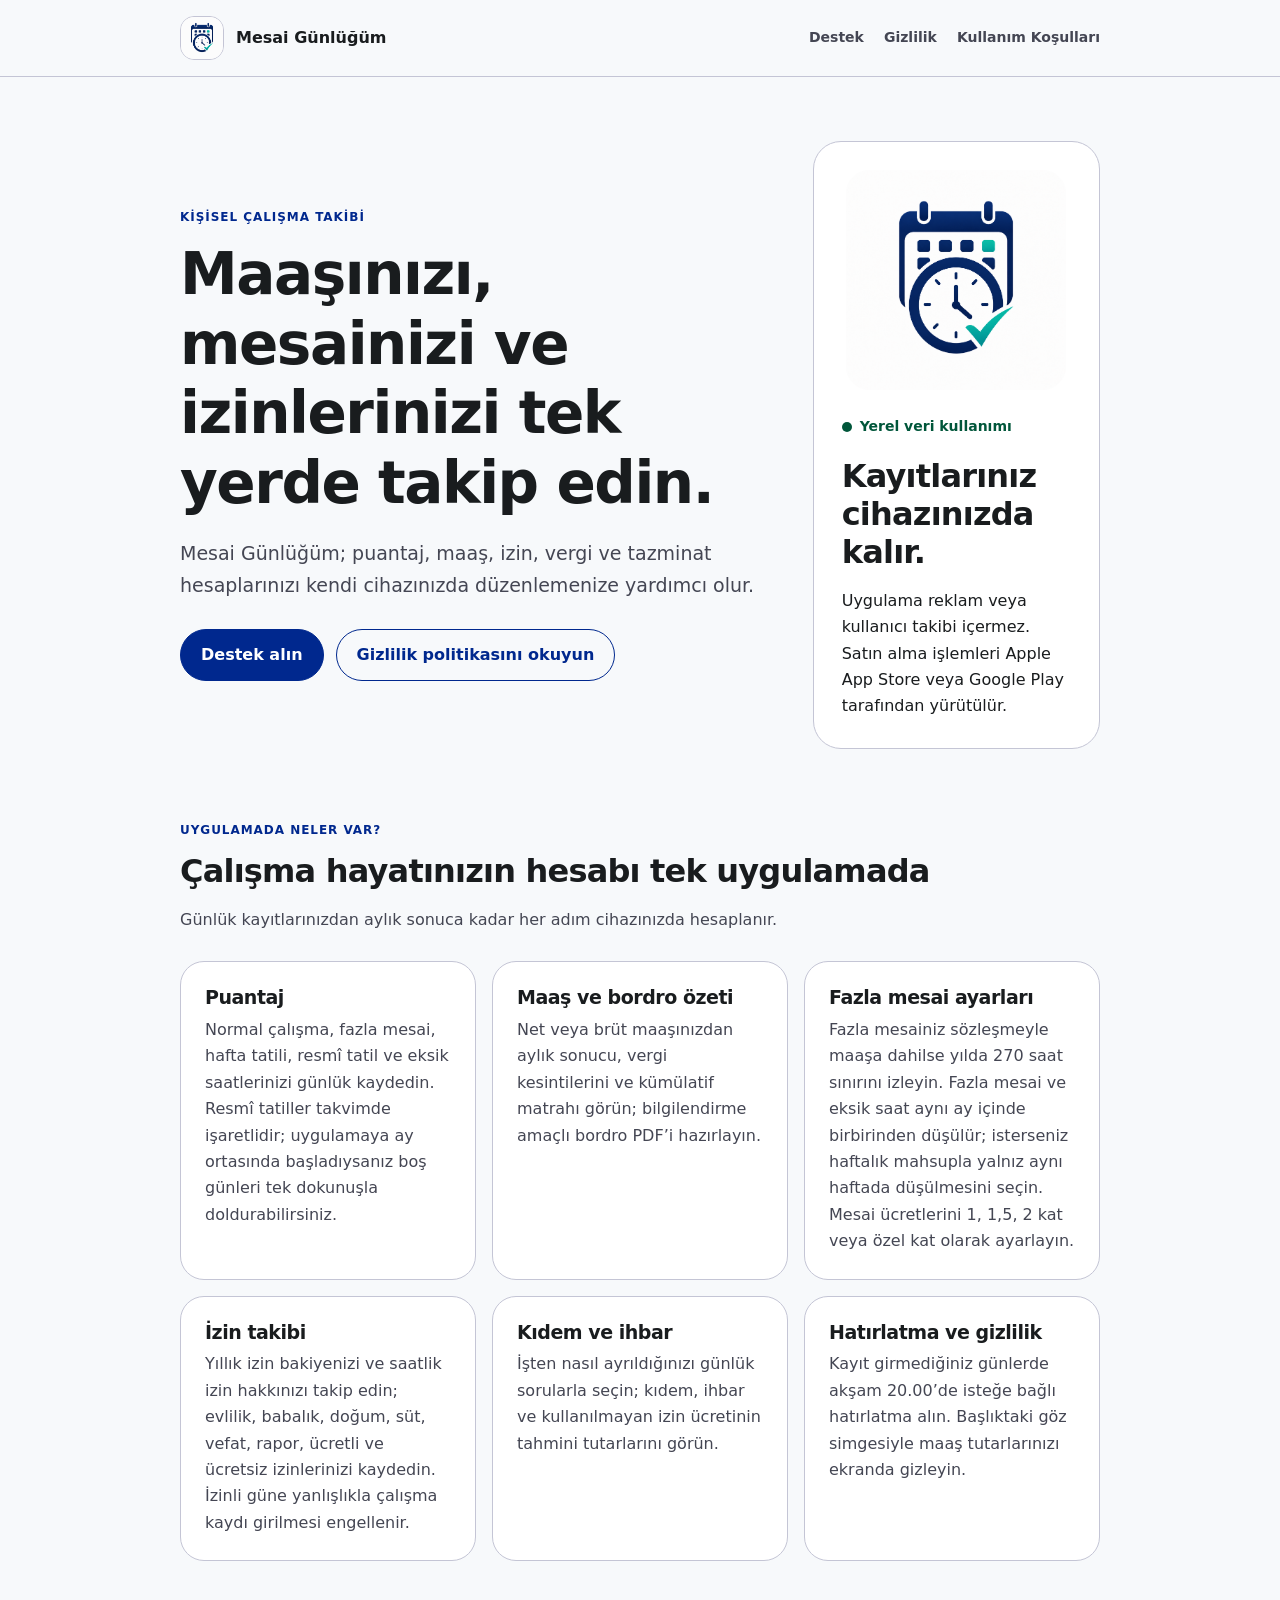
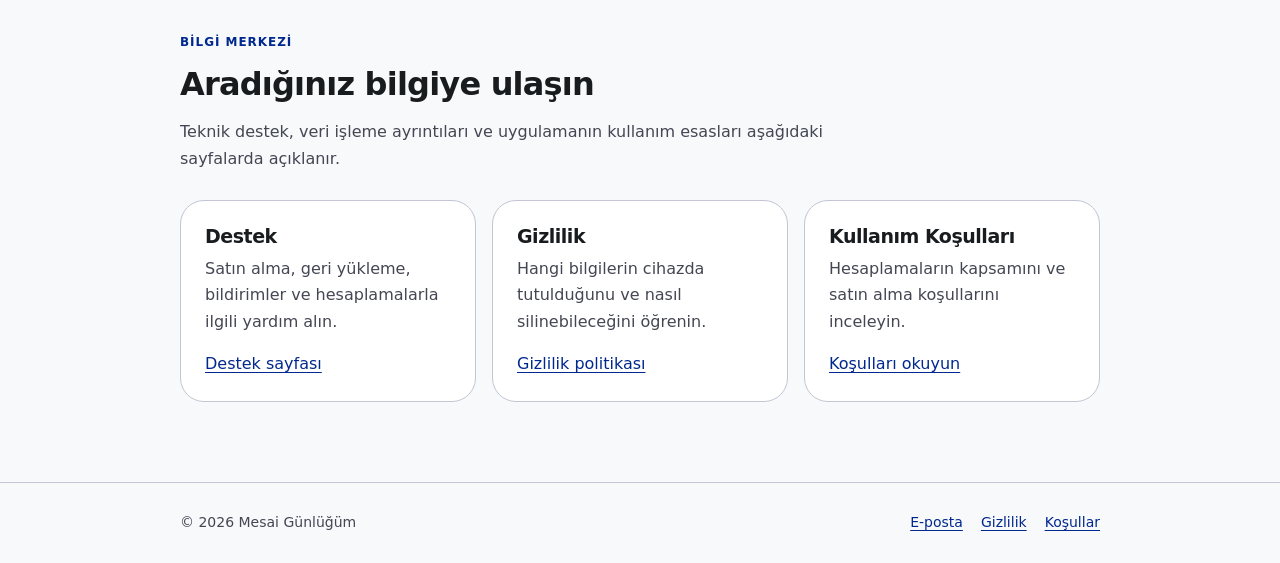
<file: index.html>
<!-- Mesai Günlüğüm public support site -->
<!doctype html>
<html lang="tr">
  <head>
    <meta charset="utf-8" />
    <meta name="viewport" content="width=device-width, initial-scale=1" />
    <meta name="description" content="Mesai Günlüğüm ile puantaj, maaş, izin ve tazminat takibi; destek, gizlilik ve kullanım koşulları." />
    <meta name="theme-color" content="#f7f9fb" />
    <title>Mesai Günlüğüm</title>
    <link rel="canonical" href="https://emreyaldz.github.io/mesai-gunlugum-site/" />
    <link rel="icon" href="./assets/app-icon.png" type="image/png" />
    <link rel="stylesheet" href="./assets/site.css" />
  </head>
  <body>
    <a class="skip-link" href="#icerik">İçeriğe geç</a>
    <header class="site-header">
      <div class="header-inner">
        <a class="brand" href="./" aria-label="Mesai Günlüğüm ana sayfa">
          <img class="brand-icon" src="./assets/app-icon.png" alt="" />
          <span>Mesai Günlüğüm</span>
        </a>
        <nav class="site-nav" aria-label="Ana menü">
          <a href="./support/">Destek</a>
          <a href="./privacy/">Gizlilik</a>
          <a href="./terms/">Kullanım Koşulları</a>
        </nav>
      </div>
    </header>

    <main id="icerik" class="page">
      <section class="hero" aria-labelledby="ana-baslik">
        <div>
          <p class="eyebrow">Kişisel çalışma takibi</p>
          <h1 id="ana-baslik">Maaşınızı, mesainizi ve izinlerinizi tek yerde takip edin.</h1>
          <p class="lead">
            Mesai Günlüğüm; puantaj, maaş, izin, vergi ve tazminat hesaplarınızı kendi
            cihazınızda düzenlemenize yardımcı olur.
          </p>
          <div class="button-row">
            <a class="button" href="./support/">Destek alın</a>
            <a class="button secondary" href="./privacy/">Gizlilik politikasını okuyun</a>
          </div>
        </div>
        <aside class="summary-card" aria-label="Uygulama hakkında kısa bilgi">
          <img class="hero-icon" src="./assets/app-icon.png" alt="Mesai Günlüğüm uygulama ikonu" />
          <span class="signal">Yerel veri kullanımı</span>
          <h2>Kayıtlarınız cihazınızda kalır.</h2>
          <p>
            Uygulama reklam veya kullanıcı takibi içermez. Satın alma işlemleri Apple App
            Store veya Google Play tarafından yürütülür.
          </p>
        </aside>
      </section>

      <section class="section" aria-labelledby="ozellikler-baslik">
        <p class="eyebrow">Uygulamada neler var?</p>
        <h2 id="ozellikler-baslik">Çalışma hayatınızın hesabı tek uygulamada</h2>
        <p class="section-intro">
          Günlük kayıtlarınızdan aylık sonuca kadar her adım cihazınızda hesaplanır.
        </p>
        <div class="card-grid">
          <article class="card">
            <h3>Puantaj</h3>
            <p>
              Normal çalışma, fazla mesai, hafta tatili, resmî tatil ve eksik saatlerinizi
              günlük kaydedin. Resmî tatiller takvimde işaretlidir; uygulamaya ay ortasında
              başladıysanız boş günleri tek dokunuşla doldurabilirsiniz.
            </p>
          </article>
          <article class="card">
            <h3>Maaş ve bordro özeti</h3>
            <p>
              Net veya brüt maaşınızdan aylık sonucu, vergi kesintilerini ve kümülatif
              matrahı görün; bilgilendirme amaçlı bordro PDF’i hazırlayın.
            </p>
          </article>
          <article class="card">
            <h3>Fazla mesai ayarları</h3>
            <p>
              Fazla mesainiz sözleşmeyle maaşa dahilse yılda 270 saat sınırını izleyin.
              Fazla mesai ve eksik saat aynı ay içinde birbirinden düşülür; isterseniz
              haftalık mahsupla yalnız aynı haftada düşülmesini seçin. Mesai ücretlerini 1,
              1,5, 2 kat veya özel kat olarak ayarlayın.
            </p>
          </article>
          <article class="card">
            <h3>İzin takibi</h3>
            <p>
              Yıllık izin bakiyenizi ve saatlik izin hakkınızı takip edin; evlilik, babalık,
              doğum, süt, vefat, rapor, ücretli ve ücretsiz izinlerinizi kaydedin. İzinli güne
              yanlışlıkla çalışma kaydı girilmesi engellenir.
            </p>
          </article>
          <article class="card">
            <h3>Kıdem ve ihbar</h3>
            <p>
              İşten nasıl ayrıldığınızı günlük sorularla seçin; kıdem, ihbar ve kullanılmayan
              izin ücretinin tahmini tutarlarını görün.
            </p>
          </article>
          <article class="card">
            <h3>Hatırlatma ve gizlilik</h3>
            <p>
              Kayıt girmediğiniz günlerde akşam 20.00’de isteğe bağlı hatırlatma alın. Başlıktaki
              göz simgesiyle maaş tutarlarınızı ekranda gizleyin.
            </p>
          </article>
        </div>
      </section>

      <section class="section" aria-labelledby="baglantilar-baslik">
        <p class="eyebrow">Bilgi merkezi</p>
        <h2 id="baglantilar-baslik">Aradığınız bilgiye ulaşın</h2>
        <p class="section-intro">
          Teknik destek, veri işleme ayrıntıları ve uygulamanın kullanım esasları aşağıdaki
          sayfalarda açıklanır.
        </p>
        <div class="card-grid">
          <article class="card">
            <h3>Destek</h3>
            <p>Satın alma, geri yükleme, bildirimler ve hesaplamalarla ilgili yardım alın.</p>
            <a href="./support/">Destek sayfası</a>
          </article>
          <article class="card">
            <h3>Gizlilik</h3>
            <p>Hangi bilgilerin cihazda tutulduğunu ve nasıl silinebileceğini öğrenin.</p>
            <a href="./privacy/">Gizlilik politikası</a>
          </article>
          <article class="card">
            <h3>Kullanım Koşulları</h3>
            <p>Hesaplamaların kapsamını ve satın alma koşullarını inceleyin.</p>
            <a href="./terms/">Koşulları okuyun</a>
          </article>
        </div>
      </section>
    </main>

    <footer class="site-footer">
      <div class="footer-inner">
        <span>© 2026 Mesai Günlüğüm</span>
        <nav class="footer-links" aria-label="Alt menü">
          <a href="mailto:mesaigunlugum@gmail.com">E-posta</a>
          <a href="./privacy/">Gizlilik</a>
          <a href="./terms/">Koşullar</a>
        </nav>
      </div>
    </footer>
  </body>
</html>
</file>
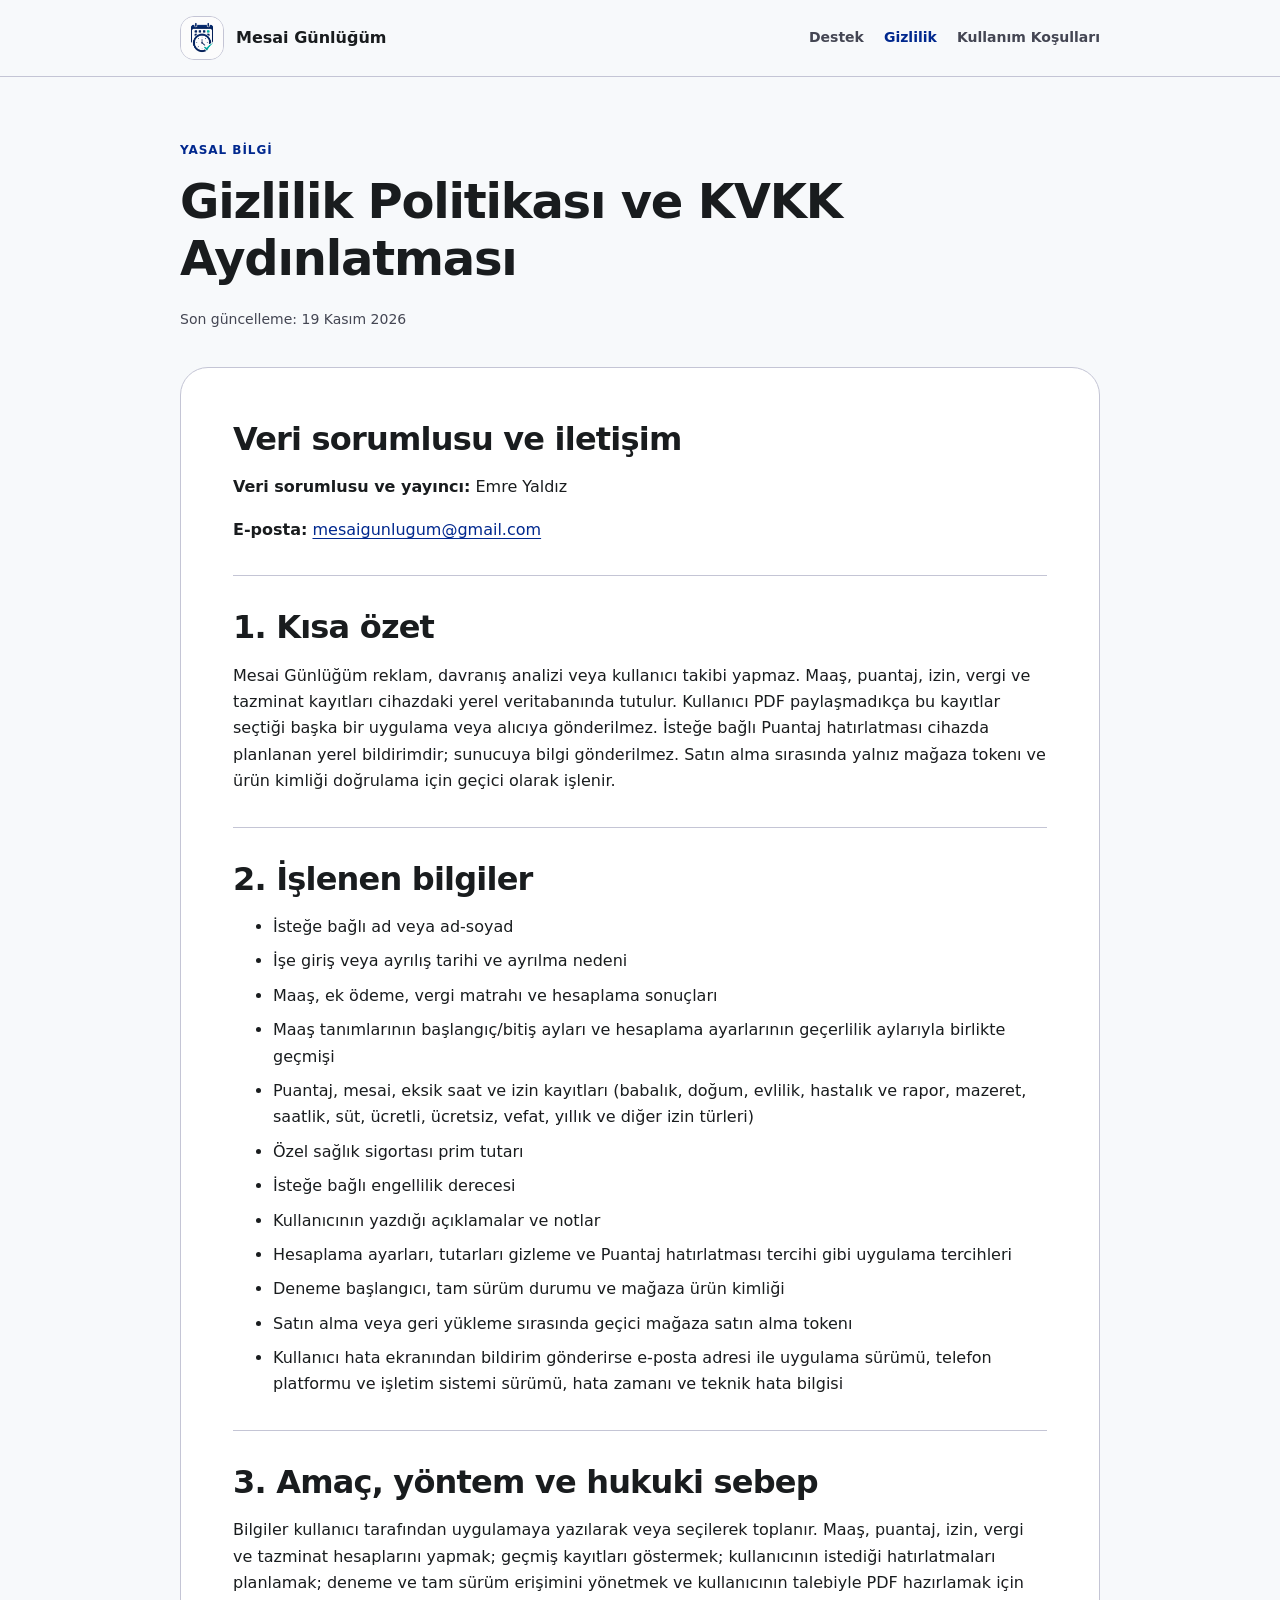
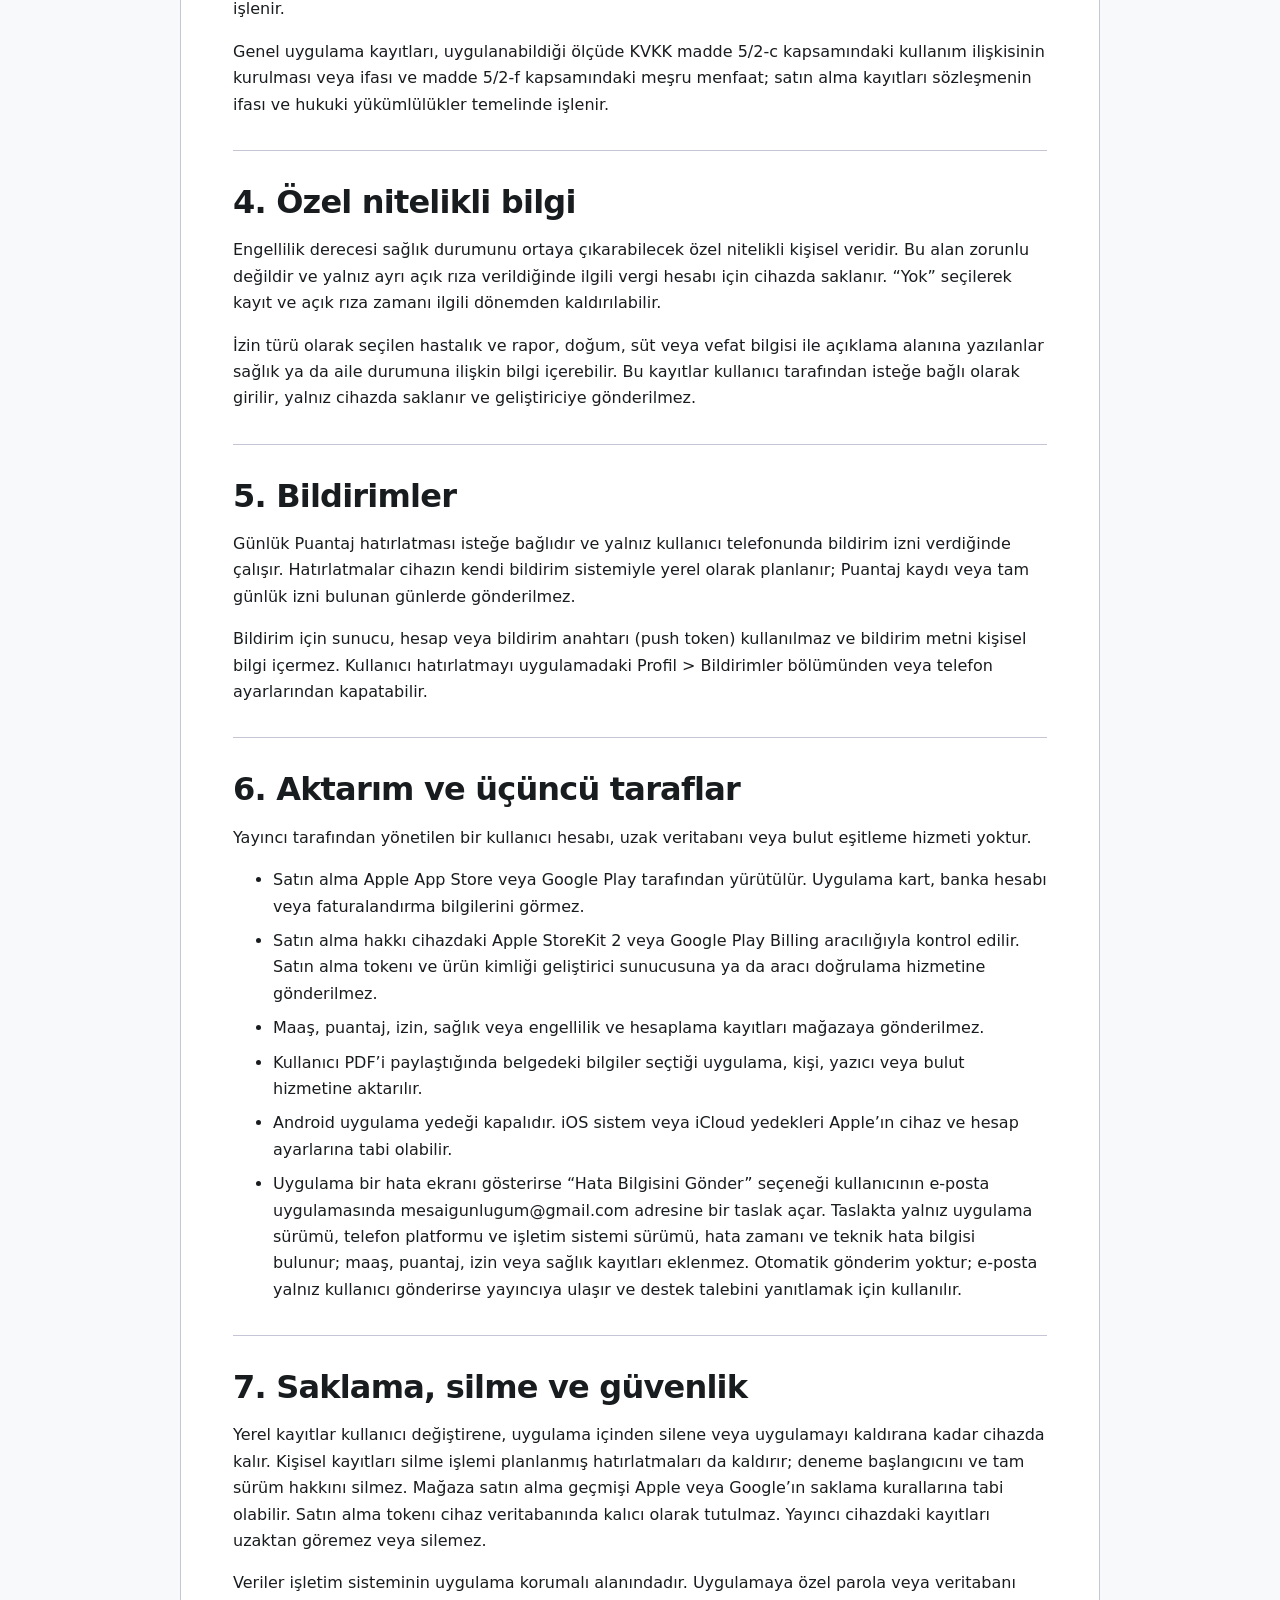
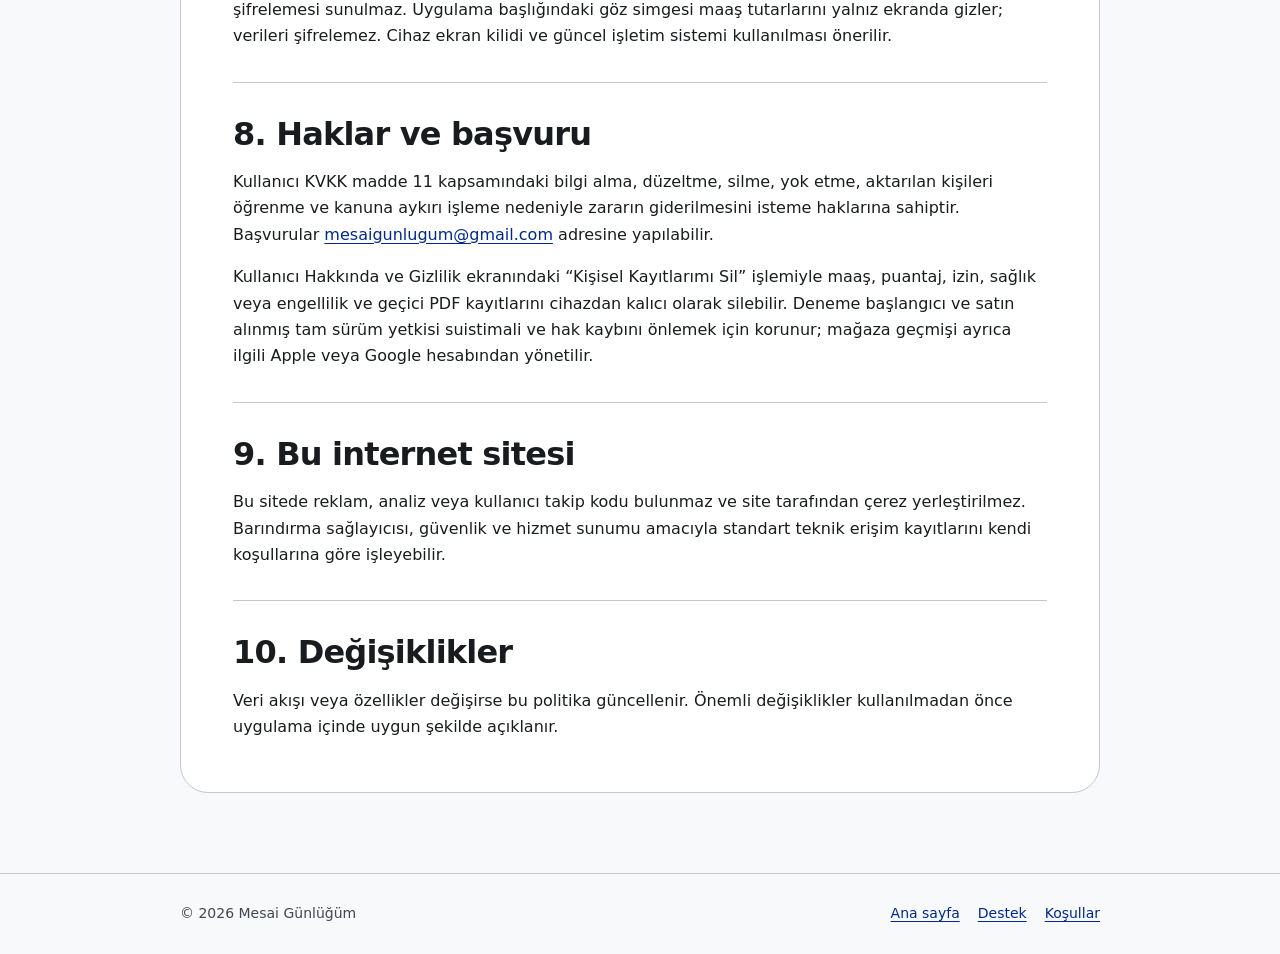
<file: privacy/index.html>
<!-- Mesai Günlüğüm public support site -->
<!doctype html>
<html lang="tr">
  <head>
    <meta charset="utf-8" />
    <meta name="viewport" content="width=device-width, initial-scale=1" />
    <meta name="description" content="Mesai Günlüğüm gizlilik politikası ve KVKK aydınlatması." />
    <meta name="theme-color" content="#f7f9fb" />
    <title>Gizlilik Politikası — Mesai Günlüğüm</title>
    <link rel="canonical" href="https://emreyaldz.github.io/mesai-gunlugum-site/privacy/" />
    <link rel="icon" href="../assets/app-icon.png" type="image/png" />
    <link rel="stylesheet" href="../assets/site.css" />
  </head>
  <body>
    <a class="skip-link" href="#icerik">İçeriğe geç</a>
    <header class="site-header">
      <div class="header-inner">
        <a class="brand" href="../" aria-label="Mesai Günlüğüm ana sayfa">
          <img class="brand-icon" src="../assets/app-icon.png" alt="" />
          <span>Mesai Günlüğüm</span>
        </a>
        <nav class="site-nav" aria-label="Ana menü">
          <a href="../support/">Destek</a>
          <a href="./" aria-current="page">Gizlilik</a>
          <a href="../terms/">Kullanım Koşulları</a>
        </nav>
      </div>
    </header>

    <main id="icerik" class="page">
      <header class="page-heading">
        <p class="eyebrow">Yasal bilgi</p>
        <h1>Gizlilik Politikası ve KVKK Aydınlatması</h1>
        <p class="meta">Son güncelleme: 19 Kasım 2026</p>
      </header>

      <article class="legal-content">
        <section aria-labelledby="veri-sorumlusu">
          <h2 id="veri-sorumlusu">Veri sorumlusu ve iletişim</h2>
          <p><strong>Veri sorumlusu ve yayıncı:</strong> Emre Yaldız</p>
          <p><strong>E-posta:</strong> <a href="mailto:mesaigunlugum@gmail.com">mesaigunlugum@gmail.com</a></p>
        </section>

        <section aria-labelledby="kisa-ozet">
          <h2 id="kisa-ozet">1. Kısa özet</h2>
          <p>
            Mesai Günlüğüm reklam, davranış analizi veya kullanıcı takibi yapmaz. Maaş,
            puantaj, izin, vergi ve tazminat kayıtları cihazdaki yerel veritabanında tutulur.
            Kullanıcı PDF paylaşmadıkça bu kayıtlar seçtiği başka bir uygulama veya alıcıya
            gönderilmez. İsteğe bağlı Puantaj hatırlatması cihazda planlanan yerel bildirimdir;
            sunucuya bilgi gönderilmez. Satın alma sırasında yalnız mağaza tokenı ve ürün
            kimliği doğrulama için geçici olarak işlenir.
          </p>
        </section>

        <section aria-labelledby="islenen-bilgiler">
          <h2 id="islenen-bilgiler">2. İşlenen bilgiler</h2>
          <ul>
            <li>İsteğe bağlı ad veya ad-soyad</li>
            <li>İşe giriş veya ayrılış tarihi ve ayrılma nedeni</li>
            <li>Maaş, ek ödeme, vergi matrahı ve hesaplama sonuçları</li>
            <li>Maaş tanımlarının başlangıç/bitiş ayları ve hesaplama ayarlarının geçerlilik aylarıyla birlikte geçmişi</li>
            <li>Puantaj, mesai, eksik saat ve izin kayıtları (babalık, doğum, evlilik, hastalık ve rapor, mazeret, saatlik, süt, ücretli, ücretsiz, vefat, yıllık ve diğer izin türleri)</li>
            <li>Özel sağlık sigortası prim tutarı</li>
            <li>İsteğe bağlı engellilik derecesi</li>
            <li>Kullanıcının yazdığı açıklamalar ve notlar</li>
            <li>Hesaplama ayarları, tutarları gizleme ve Puantaj hatırlatması tercihi gibi uygulama tercihleri</li>
            <li>Deneme başlangıcı, tam sürüm durumu ve mağaza ürün kimliği</li>
            <li>Satın alma veya geri yükleme sırasında geçici mağaza satın alma tokenı</li>
            <li>Kullanıcı hata ekranından bildirim gönderirse e-posta adresi ile uygulama sürümü, telefon platformu ve işletim sistemi sürümü, hata zamanı ve teknik hata bilgisi</li>
          </ul>
        </section>

        <section aria-labelledby="amac-yontem">
          <h2 id="amac-yontem">3. Amaç, yöntem ve hukuki sebep</h2>
          <p>
            Bilgiler kullanıcı tarafından uygulamaya yazılarak veya seçilerek toplanır.
            Maaş, puantaj, izin, vergi ve tazminat hesaplarını yapmak; geçmiş kayıtları
            göstermek; kullanıcının istediği hatırlatmaları planlamak; deneme ve tam sürüm
            erişimini yönetmek ve kullanıcının talebiyle PDF hazırlamak için işlenir.
          </p>
          <p>
            Genel uygulama kayıtları, uygulanabildiği ölçüde KVKK madde 5/2-c kapsamındaki
            kullanım ilişkisinin kurulması veya ifası ve madde 5/2-f kapsamındaki meşru
            menfaat; satın alma kayıtları sözleşmenin ifası ve hukuki yükümlülükler temelinde
            işlenir.
          </p>
        </section>

        <section aria-labelledby="ozel-nitelikli">
          <h2 id="ozel-nitelikli">4. Özel nitelikli bilgi</h2>
          <p>
            Engellilik derecesi sağlık durumunu ortaya çıkarabilecek özel nitelikli kişisel
            veridir. Bu alan zorunlu değildir ve yalnız ayrı açık rıza verildiğinde ilgili
            vergi hesabı için cihazda saklanır. “Yok” seçilerek kayıt ve açık rıza zamanı
            ilgili dönemden kaldırılabilir.
          </p>
          <p>
            İzin türü olarak seçilen hastalık ve rapor, doğum, süt veya vefat bilgisi ile açıklama alanına
            yazılanlar sağlık ya da aile durumuna ilişkin bilgi içerebilir. Bu kayıtlar kullanıcı tarafından isteğe bağlı olarak girilir,
            yalnız cihazda saklanır ve geliştiriciye gönderilmez.
          </p>
        </section>

        <section aria-labelledby="bildirimler">
          <h2 id="bildirimler">5. Bildirimler</h2>
          <p>
            Günlük Puantaj hatırlatması isteğe bağlıdır ve yalnız kullanıcı telefonunda
            bildirim izni verdiğinde çalışır. Hatırlatmalar cihazın kendi bildirim sistemiyle
            yerel olarak planlanır; Puantaj kaydı veya tam günlük izni bulunan günlerde
            gönderilmez.
          </p>
          <p>
            Bildirim için sunucu, hesap veya bildirim anahtarı (push token) kullanılmaz ve
            bildirim metni kişisel bilgi içermez. Kullanıcı hatırlatmayı uygulamadaki
            Profil &gt; Bildirimler bölümünden veya telefon ayarlarından kapatabilir.
          </p>
        </section>

        <section aria-labelledby="aktarim">
          <h2 id="aktarim">6. Aktarım ve üçüncü taraflar</h2>
          <p>Yayıncı tarafından yönetilen bir kullanıcı hesabı, uzak veritabanı veya bulut eşitleme hizmeti yoktur.</p>
          <ul>
            <li>Satın alma Apple App Store veya Google Play tarafından yürütülür. Uygulama kart, banka hesabı veya faturalandırma bilgilerini görmez.</li>
            <li>Satın alma hakkı cihazdaki Apple StoreKit 2 veya Google Play Billing aracılığıyla kontrol edilir. Satın alma tokenı ve ürün kimliği geliştirici sunucusuna ya da aracı doğrulama hizmetine gönderilmez.</li>
            <li>Maaş, puantaj, izin, sağlık veya engellilik ve hesaplama kayıtları mağazaya gönderilmez.</li>
            <li>Kullanıcı PDF’i paylaştığında belgedeki bilgiler seçtiği uygulama, kişi, yazıcı veya bulut hizmetine aktarılır.</li>
            <li>Android uygulama yedeği kapalıdır. iOS sistem veya iCloud yedekleri Apple’ın cihaz ve hesap ayarlarına tabi olabilir.</li>
            <li>Uygulama bir hata ekranı gösterirse “Hata Bilgisini Gönder” seçeneği kullanıcının e-posta uygulamasında mesaigunlugum@gmail.com adresine bir taslak açar. Taslakta yalnız uygulama sürümü, telefon platformu ve işletim sistemi sürümü, hata zamanı ve teknik hata bilgisi bulunur; maaş, puantaj, izin veya sağlık kayıtları eklenmez. Otomatik gönderim yoktur; e-posta yalnız kullanıcı gönderirse yayıncıya ulaşır ve destek talebini yanıtlamak için kullanılır.</li>
          </ul>
        </section>

        <section aria-labelledby="saklama">
          <h2 id="saklama">7. Saklama, silme ve güvenlik</h2>
          <p>
            Yerel kayıtlar kullanıcı değiştirene, uygulama içinden silene veya uygulamayı
            kaldırana kadar cihazda kalır. Kişisel kayıtları silme işlemi planlanmış
            hatırlatmaları da kaldırır; deneme başlangıcını ve tam sürüm hakkını silmez. Mağaza satın alma geçmişi Apple veya Google’ın
            saklama kurallarına tabi olabilir. Satın alma tokenı cihaz veritabanında kalıcı
            olarak tutulmaz. Yayıncı cihazdaki kayıtları uzaktan göremez veya silemez.
          </p>
          <p>
            Veriler işletim sisteminin uygulama korumalı alanındadır. Uygulamaya özel parola
            veya veritabanı şifrelemesi sunulmaz. Uygulama başlığındaki göz simgesi maaş
            tutarlarını yalnız ekranda gizler; verileri şifrelemez. Cihaz ekran kilidi ve güncel
            işletim sistemi kullanılması önerilir.
          </p>
        </section>

        <section aria-labelledby="haklar">
          <h2 id="haklar">8. Haklar ve başvuru</h2>
          <p>
            Kullanıcı KVKK madde 11 kapsamındaki bilgi alma, düzeltme, silme, yok etme,
            aktarılan kişileri öğrenme ve kanuna aykırı işleme nedeniyle zararın giderilmesini
            isteme haklarına sahiptir. Başvurular
            <a href="mailto:mesaigunlugum@gmail.com">mesaigunlugum@gmail.com</a> adresine
            yapılabilir.
          </p>
          <p>
            Kullanıcı Hakkında ve Gizlilik ekranındaki “Kişisel Kayıtlarımı Sil” işlemiyle
            maaş, puantaj, izin, sağlık veya engellilik ve geçici PDF kayıtlarını cihazdan
            kalıcı olarak silebilir. Deneme başlangıcı ve satın alınmış tam sürüm yetkisi
            suistimali ve hak kaybını önlemek için korunur; mağaza geçmişi ayrıca ilgili
            Apple veya Google hesabından yönetilir.
          </p>
        </section>

        <section aria-labelledby="site-gizliligi">
          <h2 id="site-gizliligi">9. Bu internet sitesi</h2>
          <p>
            Bu sitede reklam, analiz veya kullanıcı takip kodu bulunmaz ve site tarafından
            çerez yerleştirilmez. Barındırma sağlayıcısı, güvenlik ve hizmet sunumu amacıyla
            standart teknik erişim kayıtlarını kendi koşullarına göre işleyebilir.
          </p>
        </section>

        <section aria-labelledby="degisiklikler">
          <h2 id="degisiklikler">10. Değişiklikler</h2>
          <p>
            Veri akışı veya özellikler değişirse bu politika güncellenir. Önemli değişiklikler
            kullanılmadan önce uygulama içinde uygun şekilde açıklanır.
          </p>
        </section>
      </article>
    </main>

    <footer class="site-footer">
      <div class="footer-inner">
        <span>© 2026 Mesai Günlüğüm</span>
        <nav class="footer-links" aria-label="Alt menü">
          <a href="../">Ana sayfa</a>
          <a href="../support/">Destek</a>
          <a href="../terms/">Koşullar</a>
        </nav>
      </div>
    </footer>
  </body>
</html>
</file>
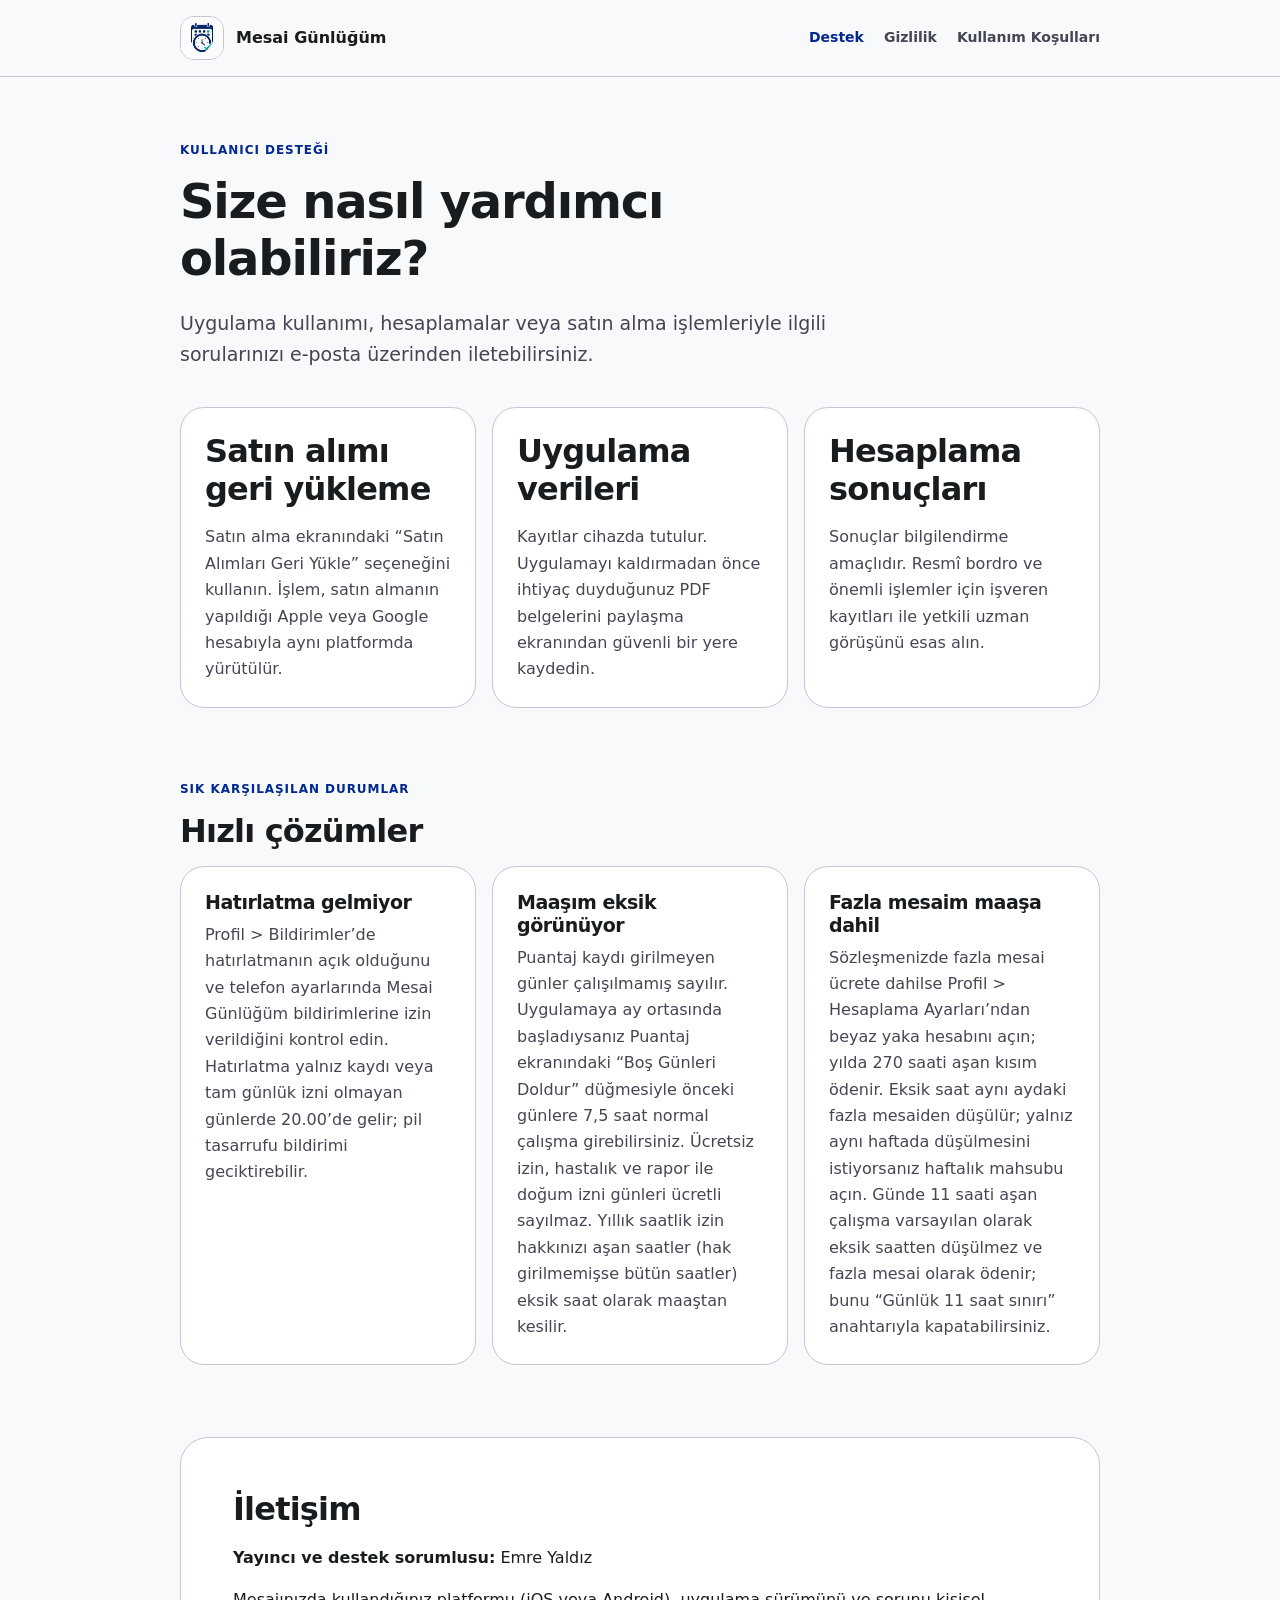
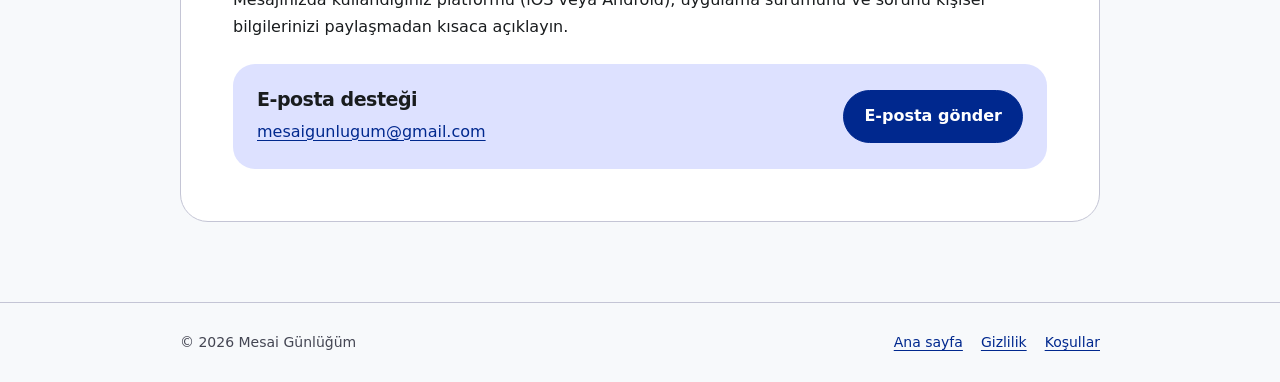
<file: support/index.html>
<!-- Mesai Günlüğüm public support site -->
<!doctype html>
<html lang="tr">
  <head>
    <meta charset="utf-8" />
    <meta name="viewport" content="width=device-width, initial-scale=1" />
    <meta name="description" content="Mesai Günlüğüm kullanıcı desteği ve iletişim bilgileri." />
    <meta name="theme-color" content="#f7f9fb" />
    <title>Destek — Mesai Günlüğüm</title>
    <link rel="canonical" href="https://emreyaldz.github.io/mesai-gunlugum-site/support/" />
    <link rel="icon" href="../assets/app-icon.png" type="image/png" />
    <link rel="stylesheet" href="../assets/site.css" />
  </head>
  <body>
    <a class="skip-link" href="#icerik">İçeriğe geç</a>
    <header class="site-header">
      <div class="header-inner">
        <a class="brand" href="../" aria-label="Mesai Günlüğüm ana sayfa">
          <img class="brand-icon" src="../assets/app-icon.png" alt="" />
          <span>Mesai Günlüğüm</span>
        </a>
        <nav class="site-nav" aria-label="Ana menü">
          <a href="./" aria-current="page">Destek</a>
          <a href="../privacy/">Gizlilik</a>
          <a href="../terms/">Kullanım Koşulları</a>
        </nav>
      </div>
    </header>

    <main id="icerik" class="page">
      <header class="page-heading">
        <p class="eyebrow">Kullanıcı desteği</p>
        <h1>Size nasıl yardımcı olabiliriz?</h1>
        <p class="lead">
          Uygulama kullanımı, hesaplamalar veya satın alma işlemleriyle ilgili sorularınızı
          e-posta üzerinden iletebilirsiniz.
        </p>
      </header>

      <div class="card-grid">
        <article class="card">
          <h2>Satın alımı geri yükleme</h2>
          <p>
            Satın alma ekranındaki “Satın Alımları Geri Yükle” seçeneğini kullanın. İşlem,
            satın almanın yapıldığı Apple veya Google hesabıyla aynı platformda yürütülür.
          </p>
        </article>
        <article class="card">
          <h2>Uygulama verileri</h2>
          <p>
            Kayıtlar cihazda tutulur. Uygulamayı kaldırmadan önce ihtiyaç duyduğunuz PDF
            belgelerini paylaşma ekranından güvenli bir yere kaydedin.
          </p>
        </article>
        <article class="card">
          <h2>Hesaplama sonuçları</h2>
          <p>
            Sonuçlar bilgilendirme amaçlıdır. Resmî bordro ve önemli işlemler için işveren
            kayıtları ile yetkili uzman görüşünü esas alın.
          </p>
        </article>
      </div>

      <section class="section" aria-labelledby="sss-baslik">
        <p class="eyebrow">Sık karşılaşılan durumlar</p>
        <h2 id="sss-baslik">Hızlı çözümler</h2>
        <div class="card-grid">
          <article class="card">
            <h3>Hatırlatma gelmiyor</h3>
            <p>
              Profil &gt; Bildirimler’de hatırlatmanın açık olduğunu ve telefon ayarlarında
              Mesai Günlüğüm bildirimlerine izin verildiğini kontrol edin. Hatırlatma yalnız
              kaydı veya tam günlük izni olmayan günlerde 20.00’de gelir; pil tasarrufu
              bildirimi geciktirebilir.
            </p>
          </article>
          <article class="card">
            <h3>Maaşım eksik görünüyor</h3>
            <p>
              Puantaj kaydı girilmeyen günler çalışılmamış sayılır. Uygulamaya ay ortasında
              başladıysanız Puantaj ekranındaki “Boş Günleri Doldur” düğmesiyle önceki günlere
              7,5 saat normal çalışma girebilirsiniz. Ücretsiz izin, hastalık ve rapor ile doğum
              izni günleri ücretli sayılmaz. Yıllık saatlik izin hakkınızı aşan saatler (hak
              girilmemişse bütün saatler) eksik saat olarak maaştan kesilir.
            </p>
          </article>
          <article class="card">
            <h3>Fazla mesaim maaşa dahil</h3>
            <p>
              Sözleşmenizde fazla mesai ücrete dahilse Profil &gt; Hesaplama Ayarları’ndan
              beyaz yaka hesabını açın; yılda 270 saati aşan kısım ödenir. Eksik saat aynı
              aydaki fazla mesaiden düşülür; yalnız aynı haftada düşülmesini istiyorsanız
              haftalık mahsubu açın. Günde 11 saati aşan çalışma varsayılan olarak eksik
              saatten düşülmez ve fazla mesai olarak ödenir; bunu “Günlük 11 saat sınırı”
              anahtarıyla kapatabilirsiniz.
            </p>
          </article>
        </div>
      </section>

      <section class="section" aria-labelledby="iletisim-baslik">
        <div class="legal-content">
          <h2 id="iletisim-baslik">İletişim</h2>
          <p><strong>Yayıncı ve destek sorumlusu:</strong> Emre Yaldız</p>
          <p>
            Mesajınızda kullandığınız platformu (iOS veya Android), uygulama sürümünü ve
            sorunu kişisel bilgilerinizi paylaşmadan kısaca açıklayın.
          </p>
          <div class="contact-box">
            <div>
              <h3>E-posta desteği</h3>
              <p><a href="mailto:mesaigunlugum@gmail.com">mesaigunlugum@gmail.com</a></p>
            </div>
            <a class="button" href="mailto:mesaigunlugum@gmail.com?subject=Mesai%20G%C3%BCnl%C3%BC%C4%9F%C3%BC%20Destek">E-posta gönder</a>
          </div>
        </div>
      </section>
    </main>

    <footer class="site-footer">
      <div class="footer-inner">
        <span>© 2026 Mesai Günlüğüm</span>
        <nav class="footer-links" aria-label="Alt menü">
          <a href="../">Ana sayfa</a>
          <a href="../privacy/">Gizlilik</a>
          <a href="../terms/">Koşullar</a>
        </nav>
      </div>
    </footer>
  </body>
</html>
</file>
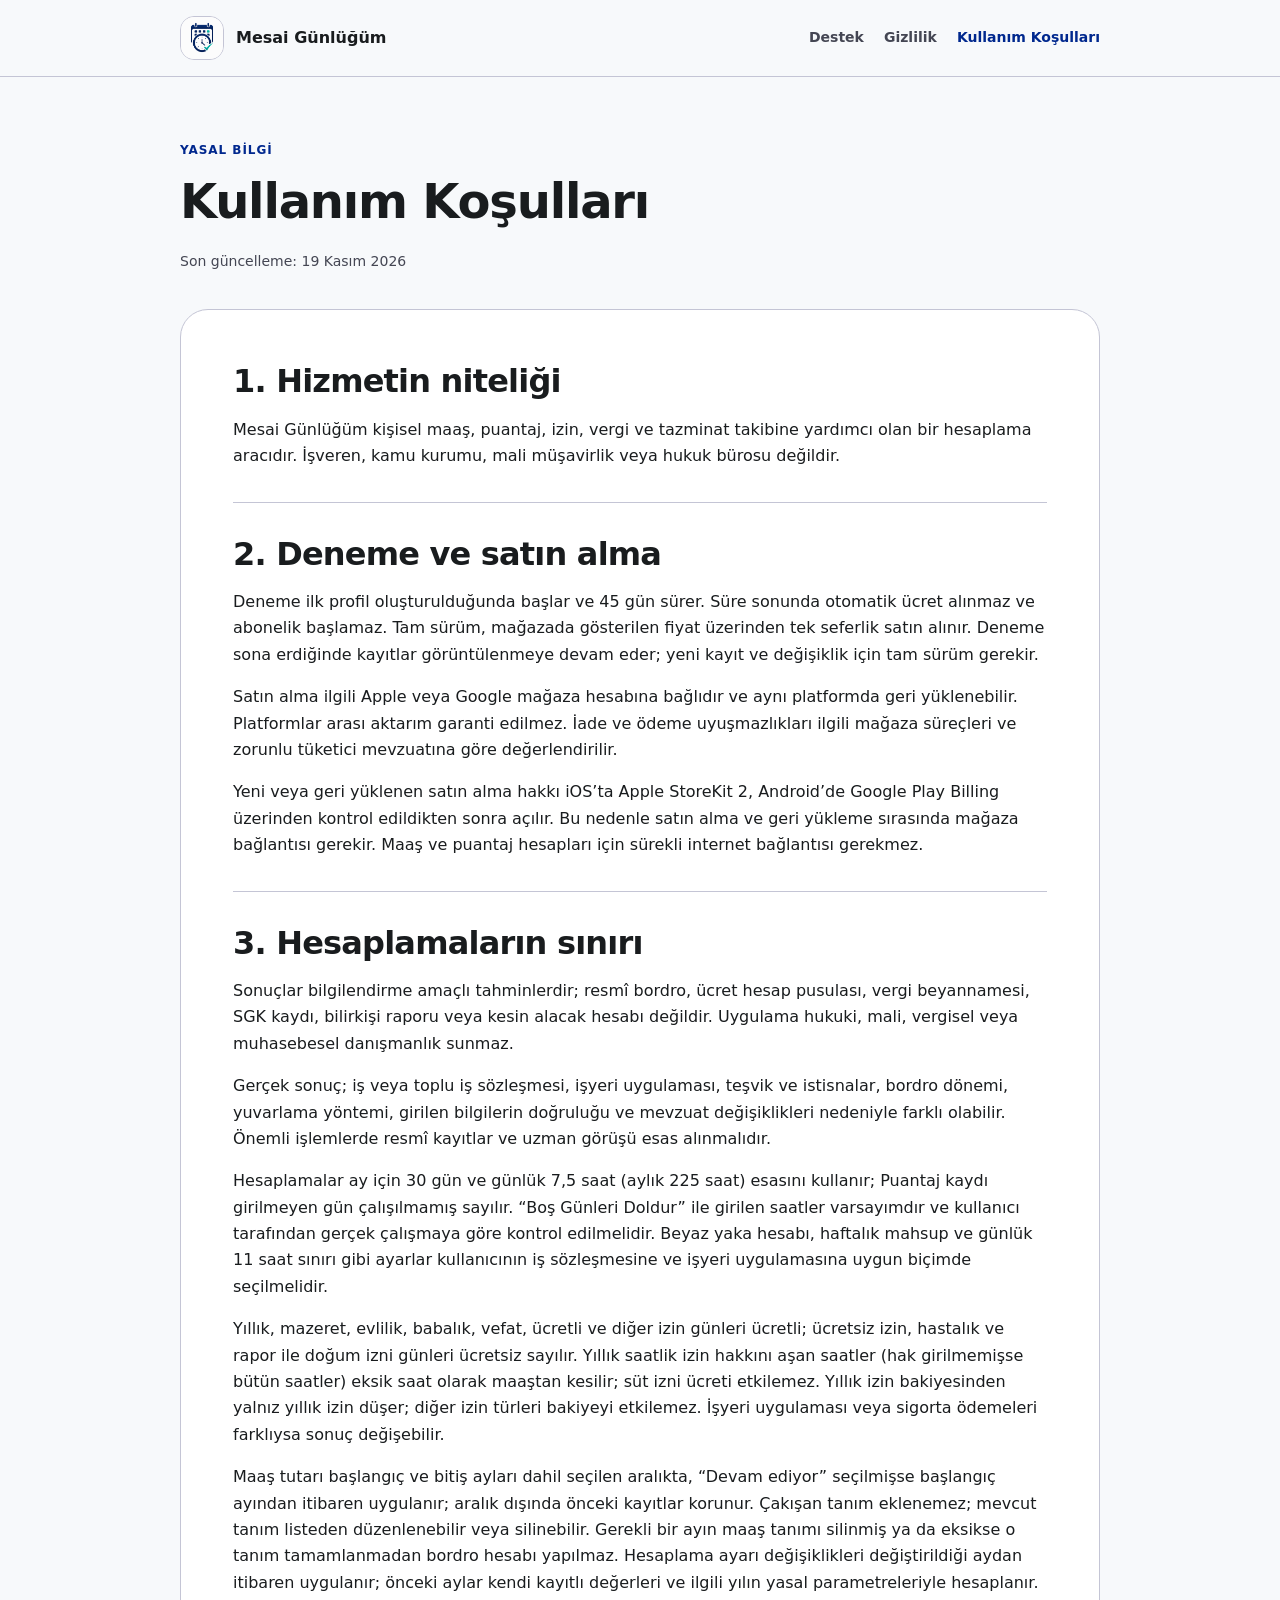
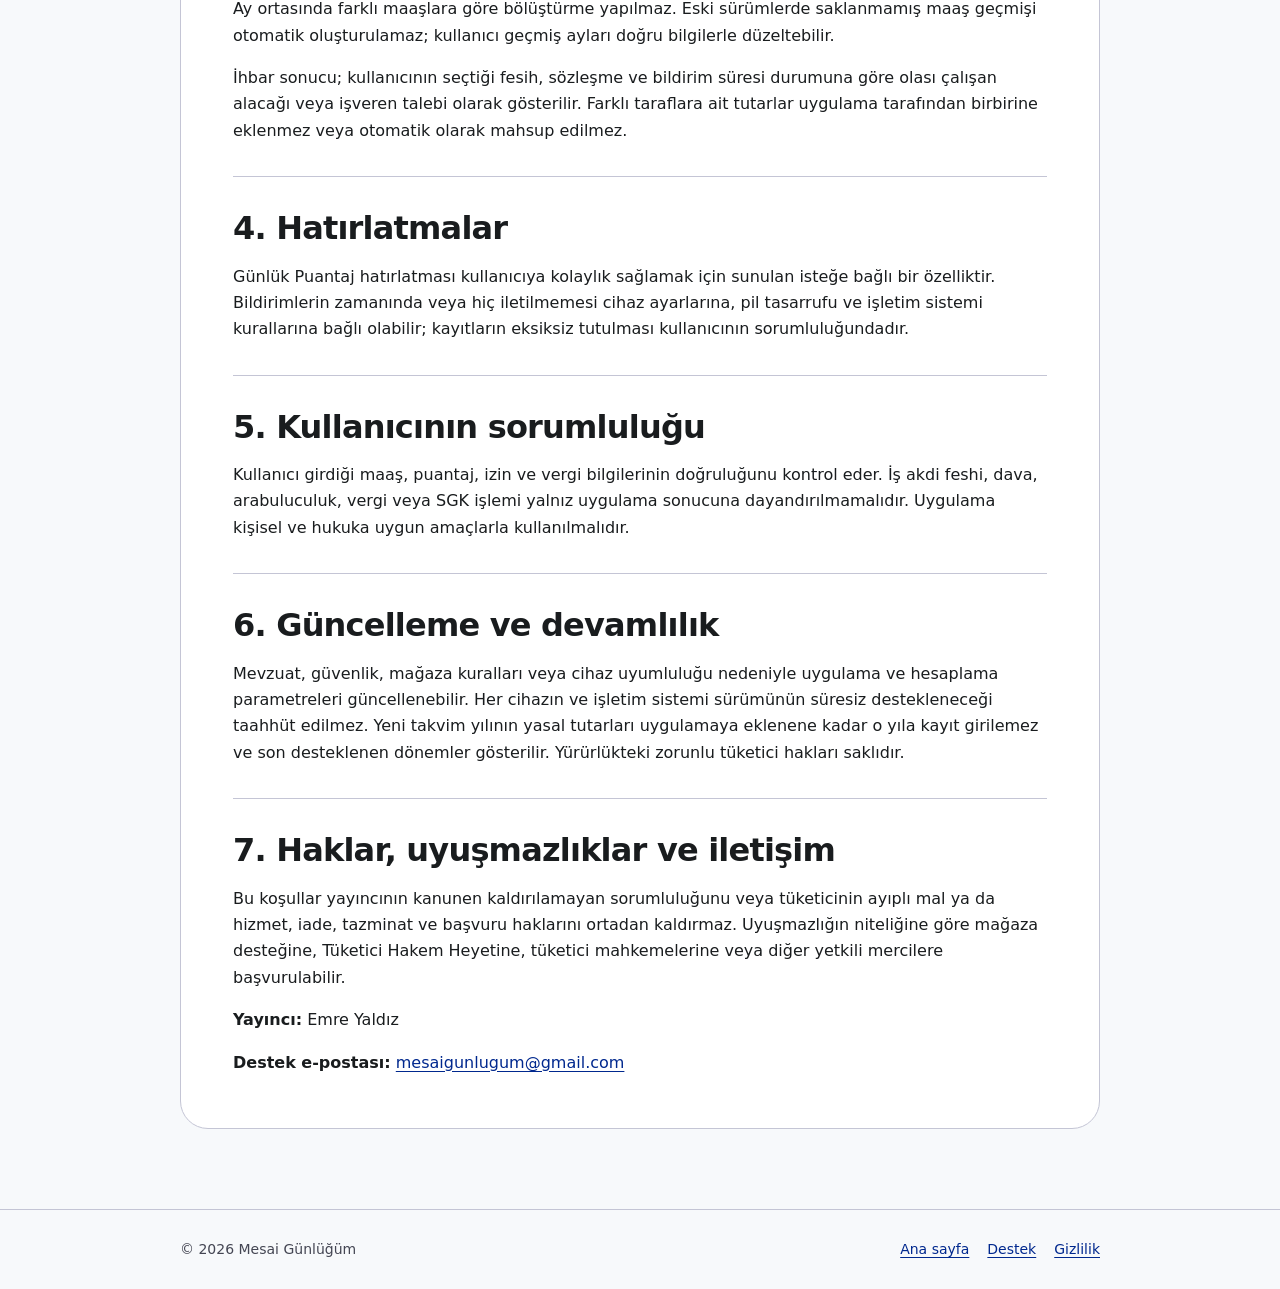
<file: terms/index.html>
<!-- Mesai Günlüğüm public support site -->
<!doctype html>
<html lang="tr">
  <head>
    <meta charset="utf-8" />
    <meta name="viewport" content="width=device-width, initial-scale=1" />
    <meta name="description" content="Mesai Günlüğüm kullanım koşulları." />
    <meta name="theme-color" content="#f7f9fb" />
    <title>Kullanım Koşulları — Mesai Günlüğüm</title>
    <link rel="canonical" href="https://emreyaldz.github.io/mesai-gunlugum-site/terms/" />
    <link rel="icon" href="../assets/app-icon.png" type="image/png" />
    <link rel="stylesheet" href="../assets/site.css" />
  </head>
  <body>
    <a class="skip-link" href="#icerik">İçeriğe geç</a>
    <header class="site-header">
      <div class="header-inner">
        <a class="brand" href="../" aria-label="Mesai Günlüğüm ana sayfa">
          <img class="brand-icon" src="../assets/app-icon.png" alt="" />
          <span>Mesai Günlüğüm</span>
        </a>
        <nav class="site-nav" aria-label="Ana menü">
          <a href="../support/">Destek</a>
          <a href="../privacy/">Gizlilik</a>
          <a href="./" aria-current="page">Kullanım Koşulları</a>
        </nav>
      </div>
    </header>

    <main id="icerik" class="page">
      <header class="page-heading">
        <p class="eyebrow">Yasal bilgi</p>
        <h1>Kullanım Koşulları</h1>
        <p class="meta">Son güncelleme: 19 Kasım 2026</p>
      </header>

      <article class="legal-content">
        <section aria-labelledby="hizmet">
          <h2 id="hizmet">1. Hizmetin niteliği</h2>
          <p>
            Mesai Günlüğüm kişisel maaş, puantaj, izin, vergi ve tazminat takibine yardımcı
            olan bir hesaplama aracıdır. İşveren, kamu kurumu, mali müşavirlik veya hukuk
            bürosu değildir.
          </p>
        </section>

        <section aria-labelledby="satinalma">
          <h2 id="satinalma">2. Deneme ve satın alma</h2>
          <p>
            Deneme ilk profil oluşturulduğunda başlar ve 45 gün sürer. Süre sonunda otomatik
            ücret alınmaz ve abonelik başlamaz. Tam sürüm, mağazada gösterilen fiyat üzerinden
            tek seferlik satın alınır. Deneme sona erdiğinde kayıtlar görüntülenmeye devam eder;
            yeni kayıt ve değişiklik için tam sürüm gerekir.
          </p>
          <p>
            Satın alma ilgili Apple veya Google mağaza hesabına bağlıdır ve aynı platformda
            geri yüklenebilir. Platformlar arası aktarım garanti edilmez. İade ve ödeme
            uyuşmazlıkları ilgili mağaza süreçleri ve zorunlu tüketici mevzuatına göre
            değerlendirilir.
          </p>
          <p>
            Yeni veya geri yüklenen satın alma hakkı iOS’ta Apple StoreKit 2, Android’de
            Google Play Billing üzerinden kontrol edildikten sonra açılır. Bu nedenle satın
            alma ve geri yükleme sırasında mağaza bağlantısı gerekir. Maaş ve puantaj
            hesapları için sürekli internet bağlantısı gerekmez.
          </p>
        </section>

        <section aria-labelledby="hesaplama-siniri">
          <h2 id="hesaplama-siniri">3. Hesaplamaların sınırı</h2>
          <p>
            Sonuçlar bilgilendirme amaçlı tahminlerdir; resmî bordro, ücret hesap pusulası,
            vergi beyannamesi, SGK kaydı, bilirkişi raporu veya kesin alacak hesabı değildir.
            Uygulama hukuki, mali, vergisel veya muhasebesel danışmanlık sunmaz.
          </p>
          <p>
            Gerçek sonuç; iş veya toplu iş sözleşmesi, işyeri uygulaması, teşvik ve
            istisnalar, bordro dönemi, yuvarlama yöntemi, girilen bilgilerin doğruluğu ve
            mevzuat değişiklikleri nedeniyle farklı olabilir. Önemli işlemlerde resmî
            kayıtlar ve uzman görüşü esas alınmalıdır.
          </p>
          <p>
            Hesaplamalar ay için 30 gün ve günlük 7,5 saat (aylık 225 saat) esasını kullanır;
            Puantaj kaydı girilmeyen gün çalışılmamış sayılır. “Boş Günleri Doldur” ile
            girilen saatler varsayımdır ve kullanıcı tarafından gerçek çalışmaya göre kontrol
            edilmelidir. Beyaz yaka hesabı, haftalık mahsup ve günlük 11 saat sınırı gibi
            ayarlar kullanıcının iş sözleşmesine ve işyeri uygulamasına uygun biçimde
            seçilmelidir.
          </p>
          <p>
            Yıllık, mazeret, evlilik, babalık, vefat, ücretli ve diğer izin günleri ücretli; ücretsiz izin,
            hastalık ve rapor ile doğum izni günleri ücretsiz sayılır. Yıllık saatlik izin hakkını aşan saatler (hak girilmemişse bütün saatler) eksik saat olarak maaştan kesilir; süt izni ücreti
            etkilemez. Yıllık izin bakiyesinden yalnız yıllık izin düşer; diğer izin türleri bakiyeyi
            etkilemez. İşyeri uygulaması veya sigorta ödemeleri farklıysa sonuç değişebilir.
          </p>
          <p>
            Maaş tutarı başlangıç ve bitiş ayları dahil seçilen aralıkta, “Devam ediyor” seçilmişse başlangıç ayından itibaren uygulanır; aralık dışında önceki kayıtlar korunur. Çakışan tanım eklenemez; mevcut tanım listeden düzenlenebilir veya silinebilir. Gerekli bir ayın maaş tanımı silinmiş ya da eksikse o tanım tamamlanmadan bordro hesabı yapılmaz. Hesaplama ayarı değişiklikleri değiştirildiği aydan itibaren uygulanır; önceki aylar kendi kayıtlı değerleri ve ilgili yılın yasal parametreleriyle hesaplanır. Ay ortasında farklı maaşlara göre bölüştürme yapılmaz. Eski sürümlerde saklanmamış maaş geçmişi otomatik oluşturulamaz; kullanıcı geçmiş ayları doğru bilgilerle düzeltebilir.
          </p>
          <p>
            İhbar sonucu; kullanıcının seçtiği fesih, sözleşme ve bildirim süresi durumuna
            göre olası çalışan alacağı veya işveren talebi olarak gösterilir. Farklı taraflara
            ait tutarlar uygulama tarafından birbirine eklenmez veya otomatik olarak mahsup
            edilmez.
          </p>
        </section>

        <section aria-labelledby="hatirlatmalar">
          <h2 id="hatirlatmalar">4. Hatırlatmalar</h2>
          <p>
            Günlük Puantaj hatırlatması kullanıcıya kolaylık sağlamak için sunulan isteğe bağlı
            bir özelliktir. Bildirimlerin zamanında veya hiç iletilmemesi cihaz ayarlarına, pil
            tasarrufu ve işletim sistemi kurallarına bağlı olabilir; kayıtların eksiksiz
            tutulması kullanıcının sorumluluğundadır.
          </p>
        </section>

        <section aria-labelledby="sorumluluk">
          <h2 id="sorumluluk">5. Kullanıcının sorumluluğu</h2>
          <p>
            Kullanıcı girdiği maaş, puantaj, izin ve vergi bilgilerinin doğruluğunu kontrol
            eder. İş akdi feshi, dava, arabuluculuk, vergi veya SGK işlemi yalnız uygulama
            sonucuna dayandırılmamalıdır. Uygulama kişisel ve hukuka uygun amaçlarla
            kullanılmalıdır.
          </p>
        </section>

        <section aria-labelledby="guncelleme">
          <h2 id="guncelleme">6. Güncelleme ve devamlılık</h2>
          <p>
            Mevzuat, güvenlik, mağaza kuralları veya cihaz uyumluluğu nedeniyle uygulama ve
            hesaplama parametreleri güncellenebilir. Her cihazın ve işletim sistemi sürümünün
            süresiz destekleneceği taahhüt edilmez. Yeni takvim yılının yasal tutarları uygulamaya eklenene kadar o yıla kayıt girilemez ve son desteklenen dönemler gösterilir. Yürürlükteki zorunlu tüketici hakları
            saklıdır.
          </p>
        </section>

        <section aria-labelledby="uyusmazlik">
          <h2 id="uyusmazlik">7. Haklar, uyuşmazlıklar ve iletişim</h2>
          <p>
            Bu koşullar yayıncının kanunen kaldırılamayan sorumluluğunu veya tüketicinin
            ayıplı mal ya da hizmet, iade, tazminat ve başvuru haklarını ortadan kaldırmaz.
            Uyuşmazlığın niteliğine göre mağaza desteğine, Tüketici Hakem Heyetine, tüketici
            mahkemelerine veya diğer yetkili mercilere başvurulabilir.
          </p>
          <p><strong>Yayıncı:</strong> Emre Yaldız</p>
          <p>
            <strong>Destek e-postası:</strong>
            <a href="mailto:mesaigunlugum@gmail.com">mesaigunlugum@gmail.com</a>
          </p>
        </section>
      </article>
    </main>

    <footer class="site-footer">
      <div class="footer-inner">
        <span>© 2026 Mesai Günlüğüm</span>
        <nav class="footer-links" aria-label="Alt menü">
          <a href="../">Ana sayfa</a>
          <a href="../support/">Destek</a>
          <a href="../privacy/">Gizlilik</a>
        </nav>
      </div>
    </footer>
  </body>
</html>
</file>
<file: assets/site.css>
/* Mesai Günlüğüm public support site */
:root {
  color-scheme: light;
  --surface: #f7f9fb;
  --surface-low: #f2f4f6;
  --surface-lowest: #ffffff;
  --text: #191c1e;
  --muted: #444653;
  --outline: #c4c5d5;
  --primary: #00288e;
  --primary-soft: #dde1ff;
  --success: #00563a;
  --max-width: 920px;
}

* {
  box-sizing: border-box;
}

html {
  scroll-behavior: smooth;
}

body {
  margin: 0;
  background: var(--surface);
  color: var(--text);
  font-family: Inter, ui-sans-serif, system-ui, -apple-system, BlinkMacSystemFont, "Segoe UI", sans-serif;
  font-size: 16px;
  line-height: 1.65;
}

a {
  color: var(--primary);
  text-underline-offset: 3px;
}

a:hover {
  text-decoration-thickness: 2px;
}

a:focus-visible {
  border-radius: 4px;
  outline: 3px solid rgba(0, 40, 142, 0.28);
  outline-offset: 3px;
}

.skip-link {
  position: fixed;
  top: 12px;
  left: 12px;
  z-index: 10;
  padding: 10px 14px;
  border-radius: 999px;
  background: var(--primary);
  color: #ffffff;
  transform: translateY(-150%);
}

.skip-link:focus {
  transform: translateY(0);
}

.site-header {
  border-bottom: 1px solid var(--outline);
  background: rgba(247, 249, 251, 0.96);
}

.header-inner,
.page,
.footer-inner {
  width: min(calc(100% - 40px), var(--max-width));
  margin-inline: auto;
}

.header-inner {
  display: flex;
  align-items: center;
  justify-content: space-between;
  min-height: 76px;
  gap: 24px;
}

.brand {
  display: inline-flex;
  align-items: center;
  gap: 12px;
  color: var(--text);
  font-weight: 750;
  text-decoration: none;
}

.brand-icon {
  width: 44px;
  height: 44px;
  border: 1px solid var(--outline);
  border-radius: 14px;
  object-fit: cover;
}

.site-nav {
  display: flex;
  flex-wrap: wrap;
  justify-content: flex-end;
  gap: 8px 20px;
}

.site-nav a {
  color: var(--muted);
  font-size: 14px;
  font-weight: 650;
  text-decoration: none;
}

.site-nav a[aria-current="page"] {
  color: var(--primary);
}

.page {
  padding-block: 64px 80px;
}

.hero {
  display: grid;
  grid-template-columns: minmax(0, 1.35fr) minmax(260px, 0.65fr);
  align-items: center;
  gap: 36px;
  min-height: 390px;
}

.eyebrow {
  margin: 0 0 12px;
  color: var(--primary);
  font-size: 12px;
  font-weight: 750;
  letter-spacing: 0.08em;
  text-transform: uppercase;
}

h1,
h2,
h3 {
  margin-top: 0;
  line-height: 1.2;
  letter-spacing: -0.025em;
}

h1 {
  max-width: 720px;
  margin-bottom: 20px;
  font-size: clamp(36px, 7vw, 58px);
}

h2 {
  margin-bottom: 16px;
  font-size: clamp(24px, 4vw, 32px);
}

h3 {
  margin-bottom: 8px;
  font-size: 19px;
}

p,
ul {
  margin-top: 0;
}

.lead {
  max-width: 660px;
  margin-bottom: 28px;
  color: var(--muted);
  font-size: 19px;
}

.button-row {
  display: flex;
  flex-wrap: wrap;
  gap: 12px;
}

.button {
  display: inline-flex;
  min-height: 48px;
  align-items: center;
  justify-content: center;
  padding: 12px 20px;
  border: 1px solid var(--primary);
  border-radius: 999px;
  background: var(--primary);
  color: #ffffff;
  font-weight: 700;
  text-decoration: none;
}

.button.secondary {
  background: transparent;
  color: var(--primary);
}

.summary-card,
.card,
.legal-content {
  border: 1px solid var(--outline);
  background: var(--surface-lowest);
}

.summary-card {
  padding: 28px;
  border-radius: 28px;
}

.hero-icon {
  display: block;
  width: min(100%, 220px);
  height: auto;
  border-radius: 24px;
  margin: 0 auto 24px;
}

.summary-card p:last-child,
.card p:last-child,
.legal-content section:last-child p:last-child {
  margin-bottom: 0;
}

.signal {
  display: inline-flex;
  align-items: center;
  gap: 8px;
  margin-bottom: 18px;
  color: var(--success);
  font-size: 14px;
  font-weight: 700;
}

.signal::before {
  width: 10px;
  height: 10px;
  border-radius: 999px;
  background: var(--success);
  content: "";
}

.section {
  padding-top: 72px;
}

.section-intro {
  max-width: 680px;
  margin-bottom: 28px;
  color: var(--muted);
}

.card-grid {
  display: grid;
  grid-template-columns: repeat(3, minmax(0, 1fr));
  gap: 16px;
}

.card {
  padding: 24px;
  border-radius: 24px;
}

.card p {
  color: var(--muted);
}

.page-heading {
  max-width: 740px;
  margin-bottom: 36px;
}

.page-heading h1 {
  font-size: clamp(34px, 6vw, 48px);
}

.legal-content {
  padding: clamp(24px, 5vw, 52px);
  border-radius: 28px;
}

.legal-content section + section {
  padding-top: 32px;
  border-top: 1px solid var(--outline);
  margin-top: 32px;
}

.legal-content li + li {
  margin-top: 8px;
}

.meta {
  color: var(--muted);
  font-size: 14px;
}

.notice {
  padding: 20px;
  border-radius: 18px;
  margin: 24px 0;
  background: var(--surface-low);
}

.contact-box {
  display: flex;
  align-items: center;
  justify-content: space-between;
  gap: 24px;
  padding: 24px;
  border-radius: 22px;
  margin-top: 24px;
  background: var(--primary-soft);
}

.contact-box p {
  margin-bottom: 0;
}

.site-footer {
  border-top: 1px solid var(--outline);
}

.footer-inner {
  display: flex;
  align-items: center;
  justify-content: space-between;
  gap: 20px;
  padding-block: 28px;
  color: var(--muted);
  font-size: 14px;
}

.footer-links {
  display: flex;
  flex-wrap: wrap;
  gap: 12px 18px;
}

@media (max-width: 720px) {
  .header-inner,
  .footer-inner,
  .contact-box {
    align-items: flex-start;
    flex-direction: column;
  }

  .header-inner {
    padding-block: 16px;
  }

  .site-nav {
    justify-content: flex-start;
  }

  .page {
    padding-block: 44px 64px;
  }

  .hero,
  .card-grid {
    grid-template-columns: 1fr;
  }

  .hero {
    min-height: auto;
  }

  .section {
    padding-top: 56px;
  }
}

@media (prefers-reduced-motion: reduce) {
  html {
    scroll-behavior: auto;
  }
}
</file>
